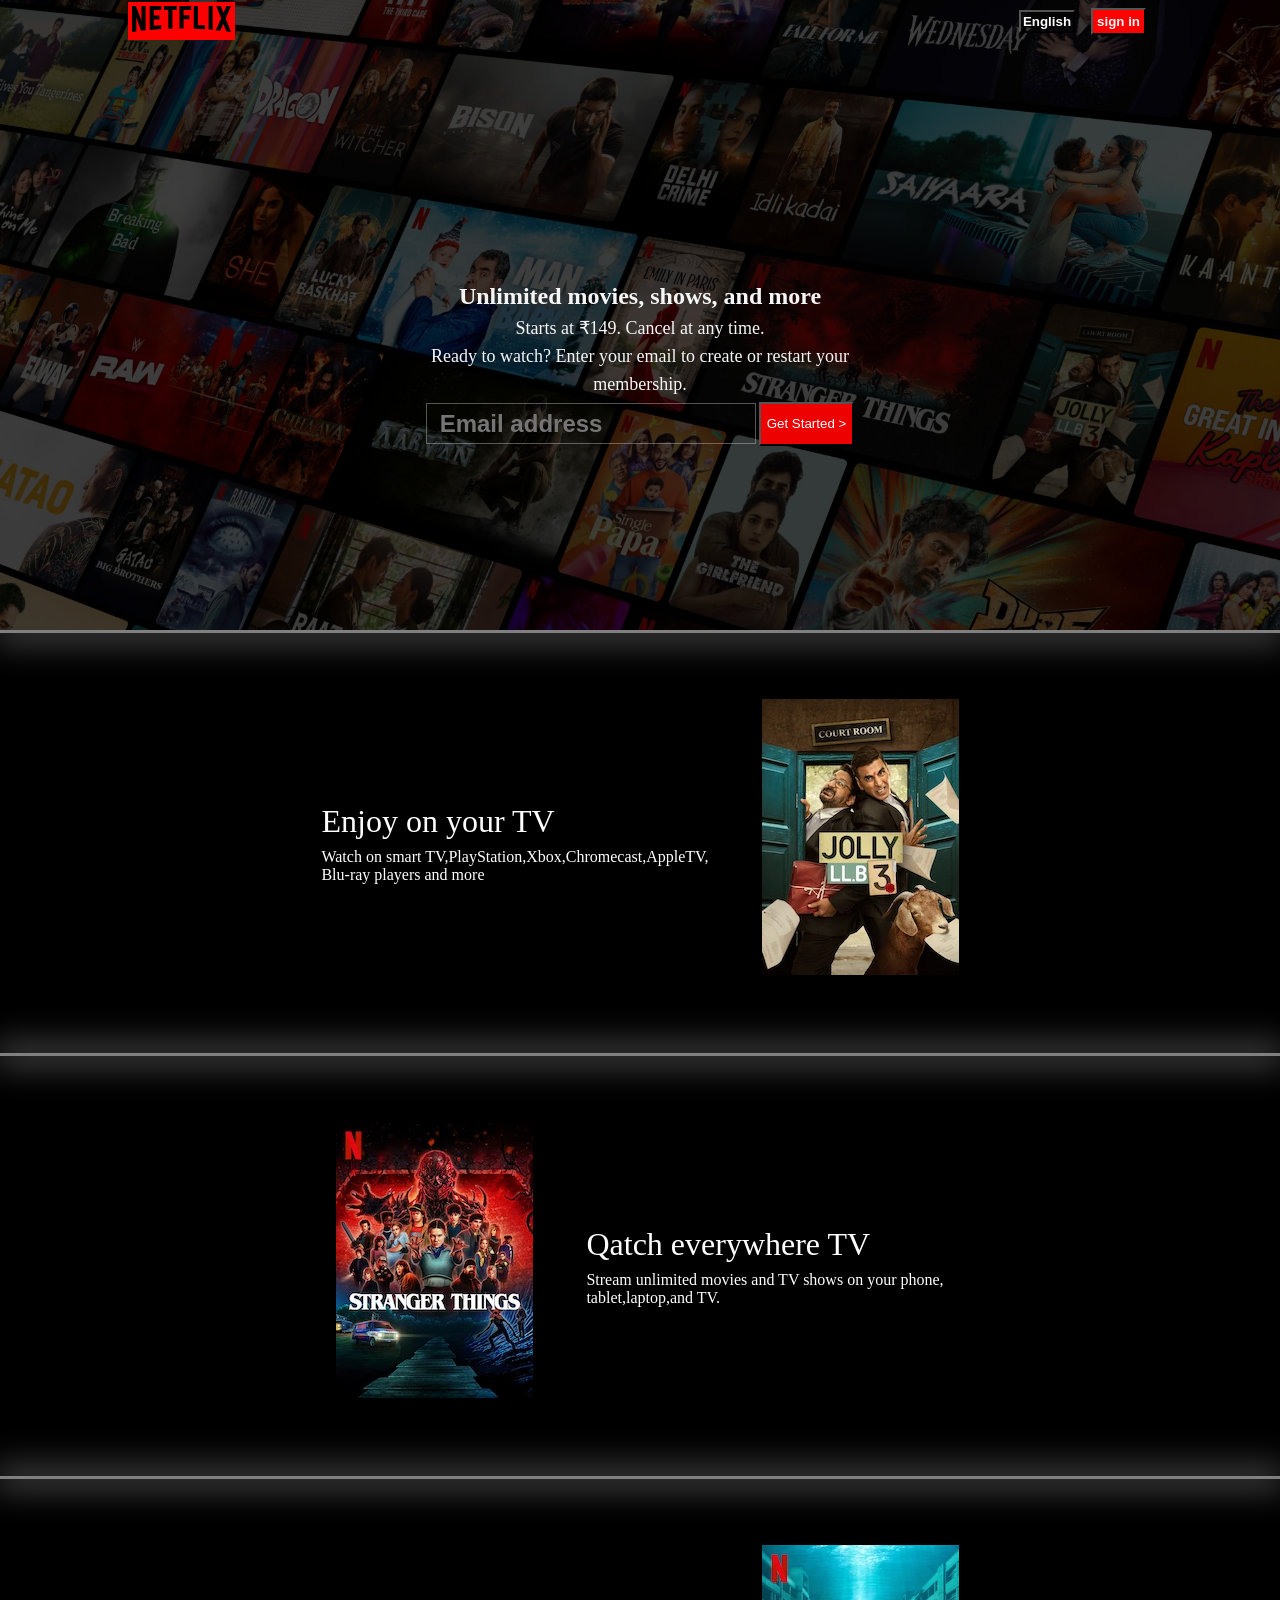
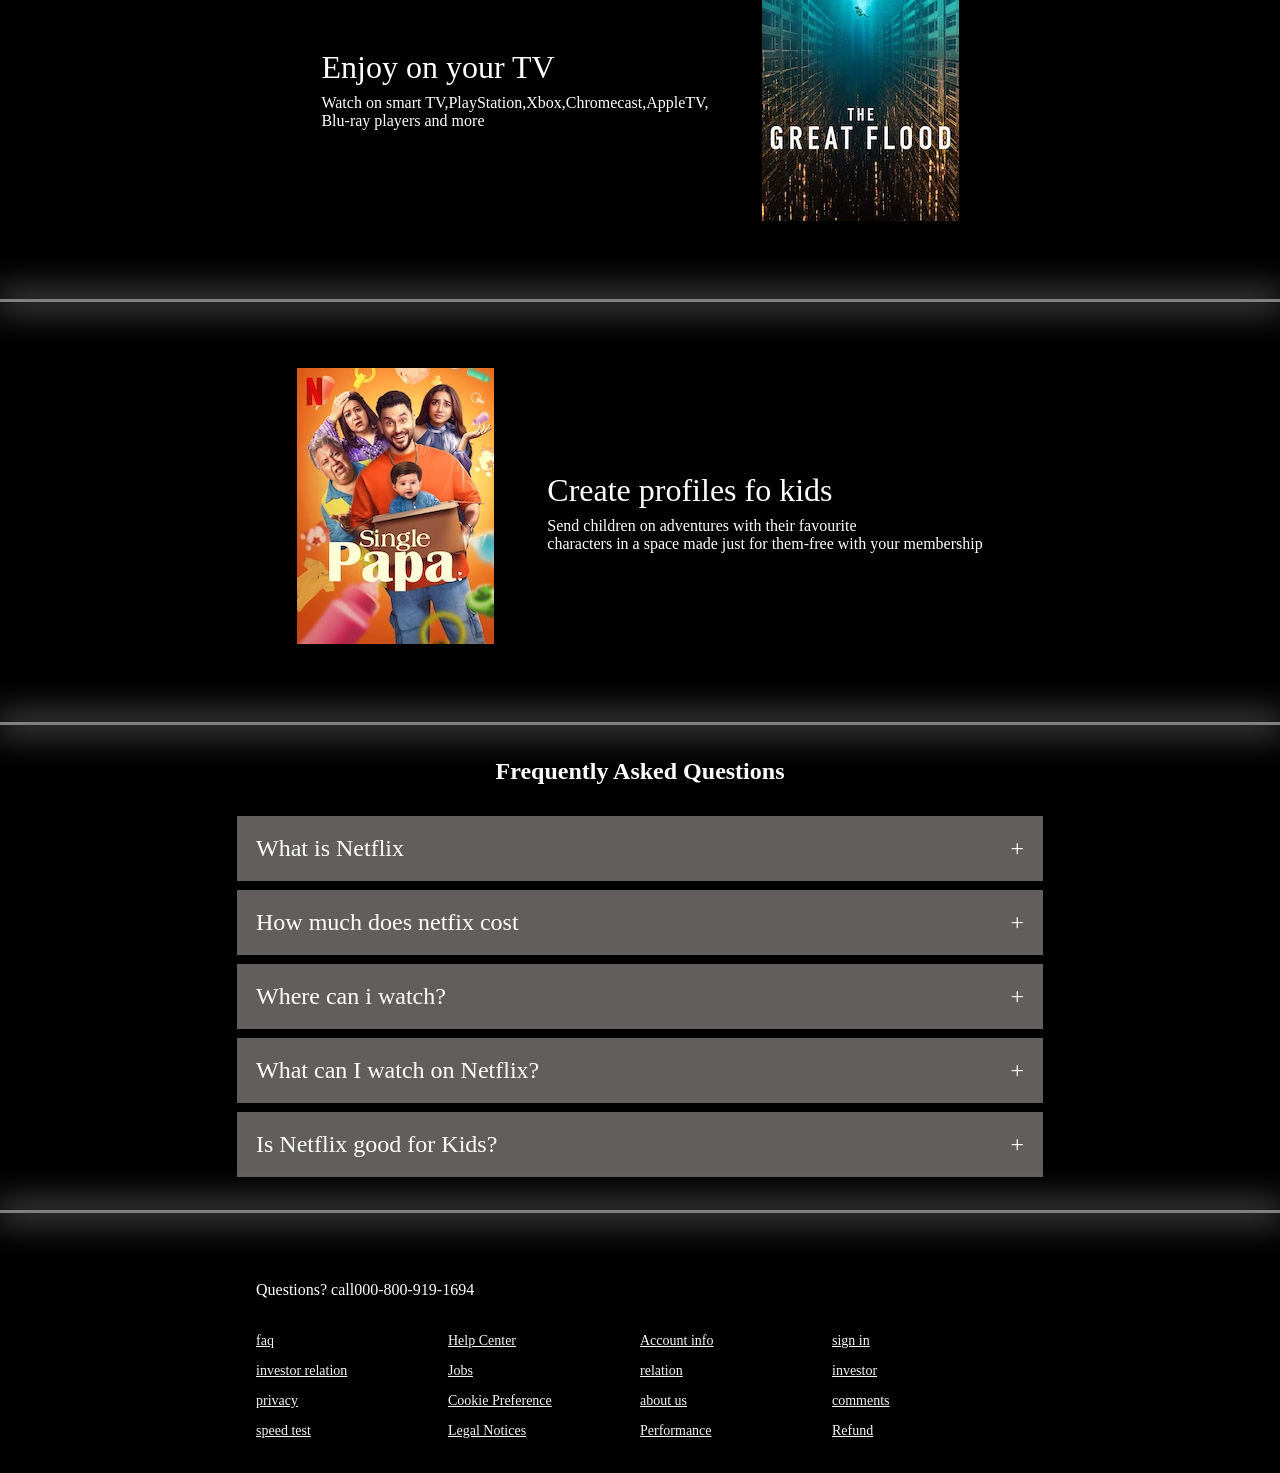
<file: index.html>
<!DOCTYPE html>
<html lang="en">

<head>
    <meta charset="UTF-8">
    <meta name="viewport" content="width=device-width, initial-scale=1.0">
    <link rel="stylesheet" href="style.css">
    <title>netflix-AK</title>
</head>

<body>
    <div class="main">
        <nav>
            <span><img width="99px" src="resources/logo.svg" alt=""></span>
            <div>
                <button class="English">English</button>
                <button class="signin">sign in</button>
            </div>
        </nav>
        <div class="box">
        </div>
        <div class="txt">
            <span> Unlimited movies, shows,
                and more</span>
            <span>Starts at ₹149. Cancel at any time.</span>
            <span>Ready to watch? Enter your email to create or restart your</span>
            <span>membership.</span>
            <div class="getstart">
                <input type="text" placeholder="Email address">
                <button>Get Started ></button>
            </div>
        </div>
    </div>

    <div class="sepration"></div>

    <section class="first">
        <div class="about_left">
            <div>Enjoy on your TV</div>
            <div>
                Watch on smart TV,PlayStation,Xbox,Chromecast,AppleTV,
            </div>
            <div>
                Blu-ray players and more
            </div>
        </div>
        <div class="left poster">
            <img src="resources/jolly llb3.webp" alt="">
        </div>
    </section>

    <div class="sepration"></div>

    <section class="first">
        <div class="left poster">
            <img src="resources/stranger things.webp" alt="">
        </div>

        <div class="about_left">
            <div>Qatch everywhere TV</div>
            <div>
                Stream unlimited movies and TV shows on your phone,
            </div>
            <div>
                tablet,laptop,and TV.
            </div>
        </div>

    </section>

    <div class="sepration"></div>

    <section class="first">


        <div class="about_left">
            <div>Enjoy on your TV</div>
            <div>
                Watch on smart TV,PlayStation,Xbox,Chromecast,AppleTV,
            </div>
            <div>
                Blu-ray players and more
            </div>
        </div>
        <div class="left poster">
            <img src="resources/the great flore.webp" alt="">
        </div>

    </section>

    <div class="sepration"></div>

    <section class="first">
        <div class="left poster">
            <img src="resources/single papa.webp" alt="">
        </div>

        <div class="about_left">
            <div>Create profiles fo kids </div>
            <div>
                Send children on adventures with their favourite
            </div>
            <div>
                characters in a space made just for them-free with your membership
            </div>
        </div>

    </section>

    <div class="sepration"></div>

    <section class="feq">
        <h1>Frequently Asked Questions</h1>
            <div class="feqbox">
                <span>What is Netflix </span>
                <span>+</span>
            </div>
            <div class="feqbox">
                <span>How much does netfix cost</span>
                <span>+</span>
            </div>
            <div class="feqbox">
                <span>Where can i watch?</span>
                <span>+</span>
            </div>
            <div class="feqbox">
                <span>What can I watch on Netflix?</span>
                <span>+</span>
            </div>
            <div class="feqbox">
                <span>Is Netflix good for Kids?</span>
                <span>+</span>
            </div>
    </section>

    <div class="sepration"></div>
    <footer>
        <div class="question">
            Questions? call000-800-919-1694
        </div>
        <div class="footer">
            <div class="footer-item">
                <a href="faq">faq</a>
                <a href="faq">investor relation</a>
                <a href="faq">privacy</a>
                <a href="faq">speed test</a>
            </div>

            <div class="footer-item">
                <a href="faq">Help Center</a>
                <a href="faq">Jobs</a>
                <a href="faq">Cookie Preference</a>
                <a href="faq">Legal Notices</a>
            </div>
            <div class="footer-item">
                <a href="faq">Account info</a>
                <a href="faq">relation</a>
                <a href="faq">about us</a>
                <a href="faq">Performance</a>
            </div>
            <div class="footer-item">
                <a href="faq">sign in</a>
                <a href="faq">investor</a>
                <a href="faq">comments</a>
                <a href="faq">Refund</a>
            </div>
        </div>

    </footer>
</body>

</html>
</file>
<file: style.css>
*{
    padding: 0;
    margin: 0;
}
body{
    background-color: black;
}
.main{
    background-image: url(resources/background.jpg);
    height: 70vh;
    position: relative;
    background-position: center center;
    background-repeat: no-repeat;
    background-size: max(1200px,100vw);
}
.main .box{
    height: 70vh;
    width: 100%;
    opacity: 0.68;
    position: absolute;
    top: 0;
    background-color: black;
}
nav{
    display: flex;
    justify-content: space-between;
    align-items: center;
    max-width: 80vw;
    margin: auto;
    height: 42px;
}
nav>span{
    background-color:red;
    border: 4px solid red;
    position: relative;
    z-index: 20;
}
nav button{
    position: relative;
    z-index: 10;
    margin:6px;
    padding: 2px;
    font-weight: bolder;
}
.English{
    background-color: transparent;
    color: white;
    cursor: pointer;
}
.signin{
    background-color: red;
    color: rgb(245, 245, 245);
    padding: 4px;
    cursor: pointer;
}
.txt{
    flex-direction: column;
    padding:7px;
    height: 100%;
    gap:7px;
    display: flex;
    justify-content: center;
    align-items: center;
    color: rgb(246, 246, 246);
    margin: auto;
    
    position: relative;
    z-index: 1;
    font-family:Cambria, Cochin, Georgia, Times, 'Times New Roman', serif;
}
.txt :first-child{
    font-weight: bolder;
    font-size: x-large;
}
.txt span:not(:first-child){
    font-size: large;
}
input{
    height: 39px;
    background-color: transparent;
    color: white;
    border: 1px solid rgb(209, 207, 207 ,0.4);
    padding-left:13px;
    cursor: pointer;

}
.txt>div>button{
    color: white;
    height: 44px;
    background-color: rgb(238, 1, 1);
    padding: 6px;
    margin: inherit;
    cursor: pointer;
}
.getstart{
    display:flex;
    align-items: center;
    gap: 3px;
    color: white;
}
.sepration{
    height: 3px;
    background-color: gray;
    box-shadow: 0px 0px 34px 5px grey ;
}
section.first{
    padding: 66px;
    color: white;
    display: flex;
    align-items: center;
    justify-content: center;
    gap: 53px;
    }
section.first>div :first-child{
    font-size: xx-large;
    margin-bottom: 8px;
}
.feq{
    color: white;
    margin: 33px;
}
.feq>h1{
    text-align: center;
    margin-bottom: 31px;
}
.feqbox:hover{
    background-color: grey;
}
.feqbox {
    cursor: pointer;
    display: flex;
    background-color: rgba(126, 120, 120, 0.79);
    max-width: 60vw;
    margin: 9px auto;
    padding: 19px;
    justify-content: space-between;
    font-size: x-large;

}
footer{
    color: white;
    max-width: 60vw;
    margin: auto ;
    padding: 34px;
}
.footer-item>a{
    font-size: 14px;
    color: whitesmoke;
}
.footer> .footer-item{
    display: flex;
    flex-direction: column;
    gap:14px
}
.footer{
    display: grid;
    grid-template-columns: 1fr 1fr 1fr 1fr ;
    color: white;
    max-width: 60vw;
    margin: auto;
}
footer .question{
    padding: 34px 0;
}
</file>
